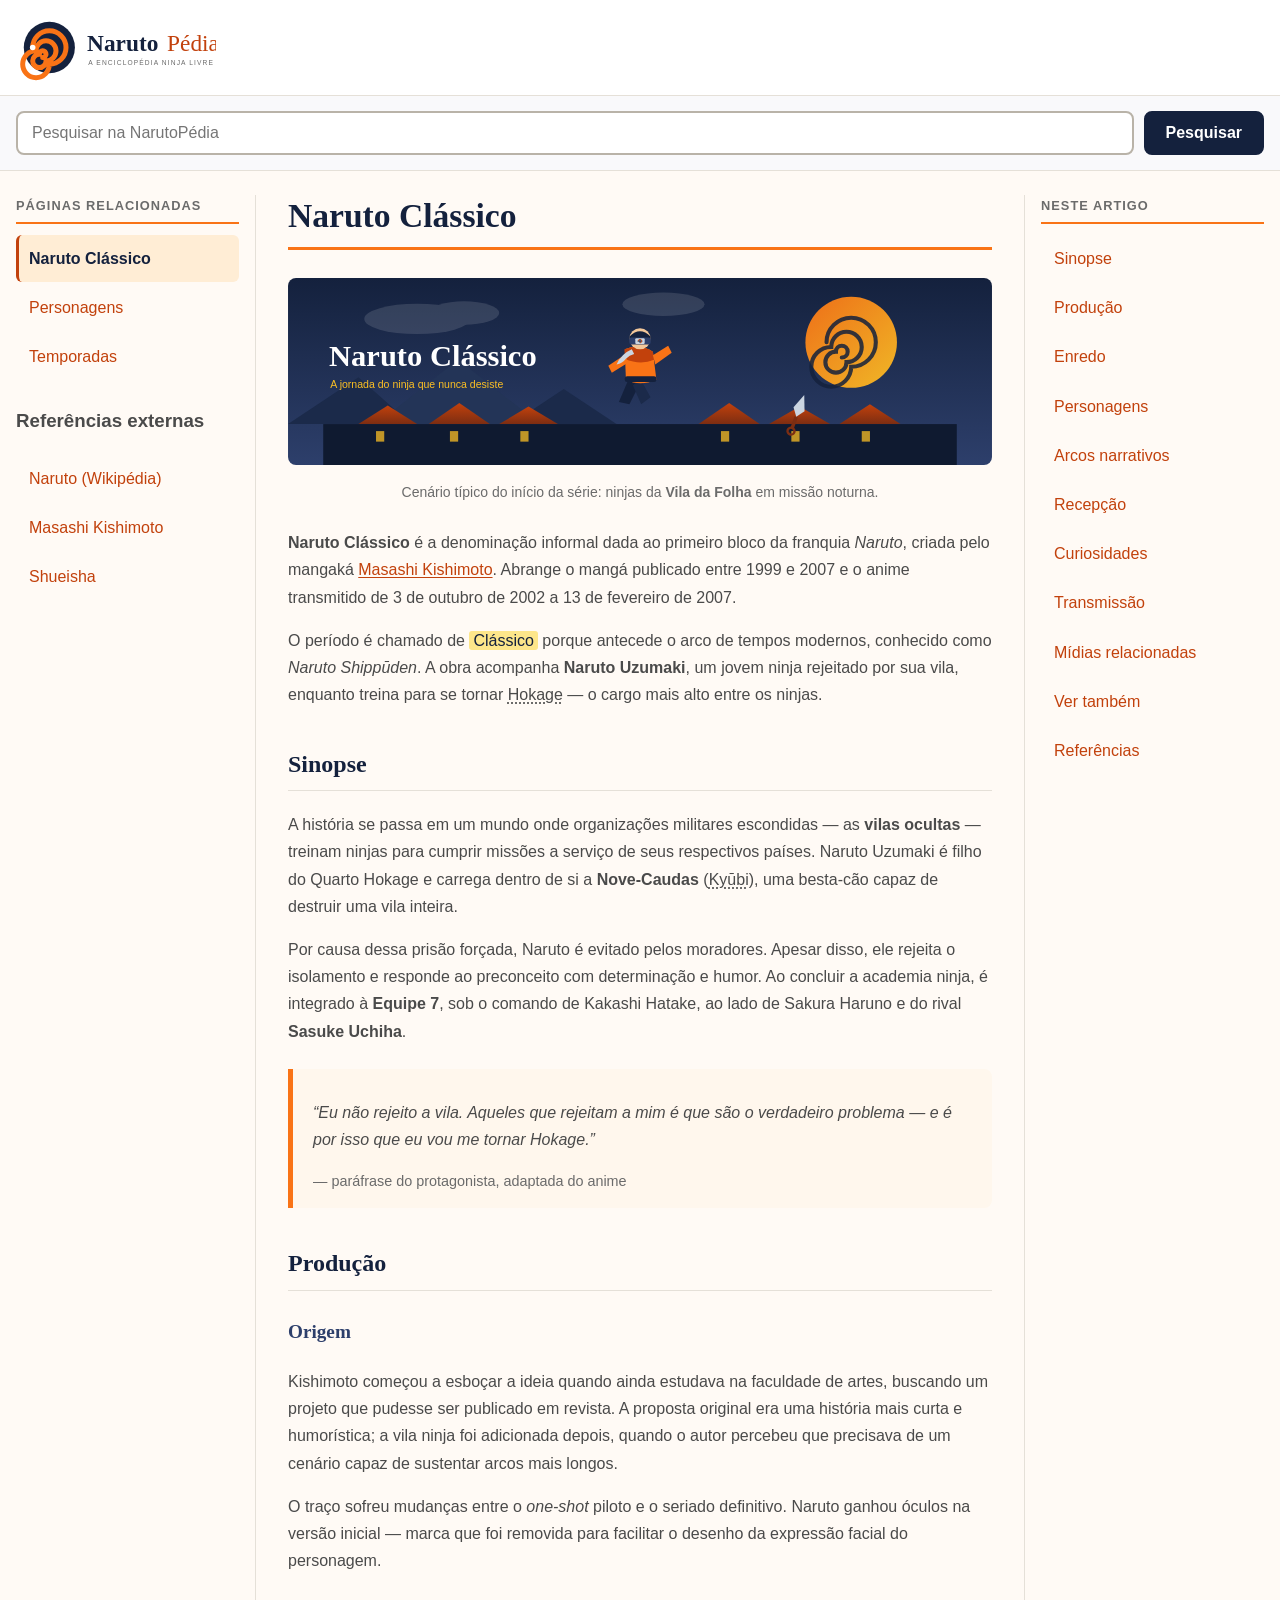
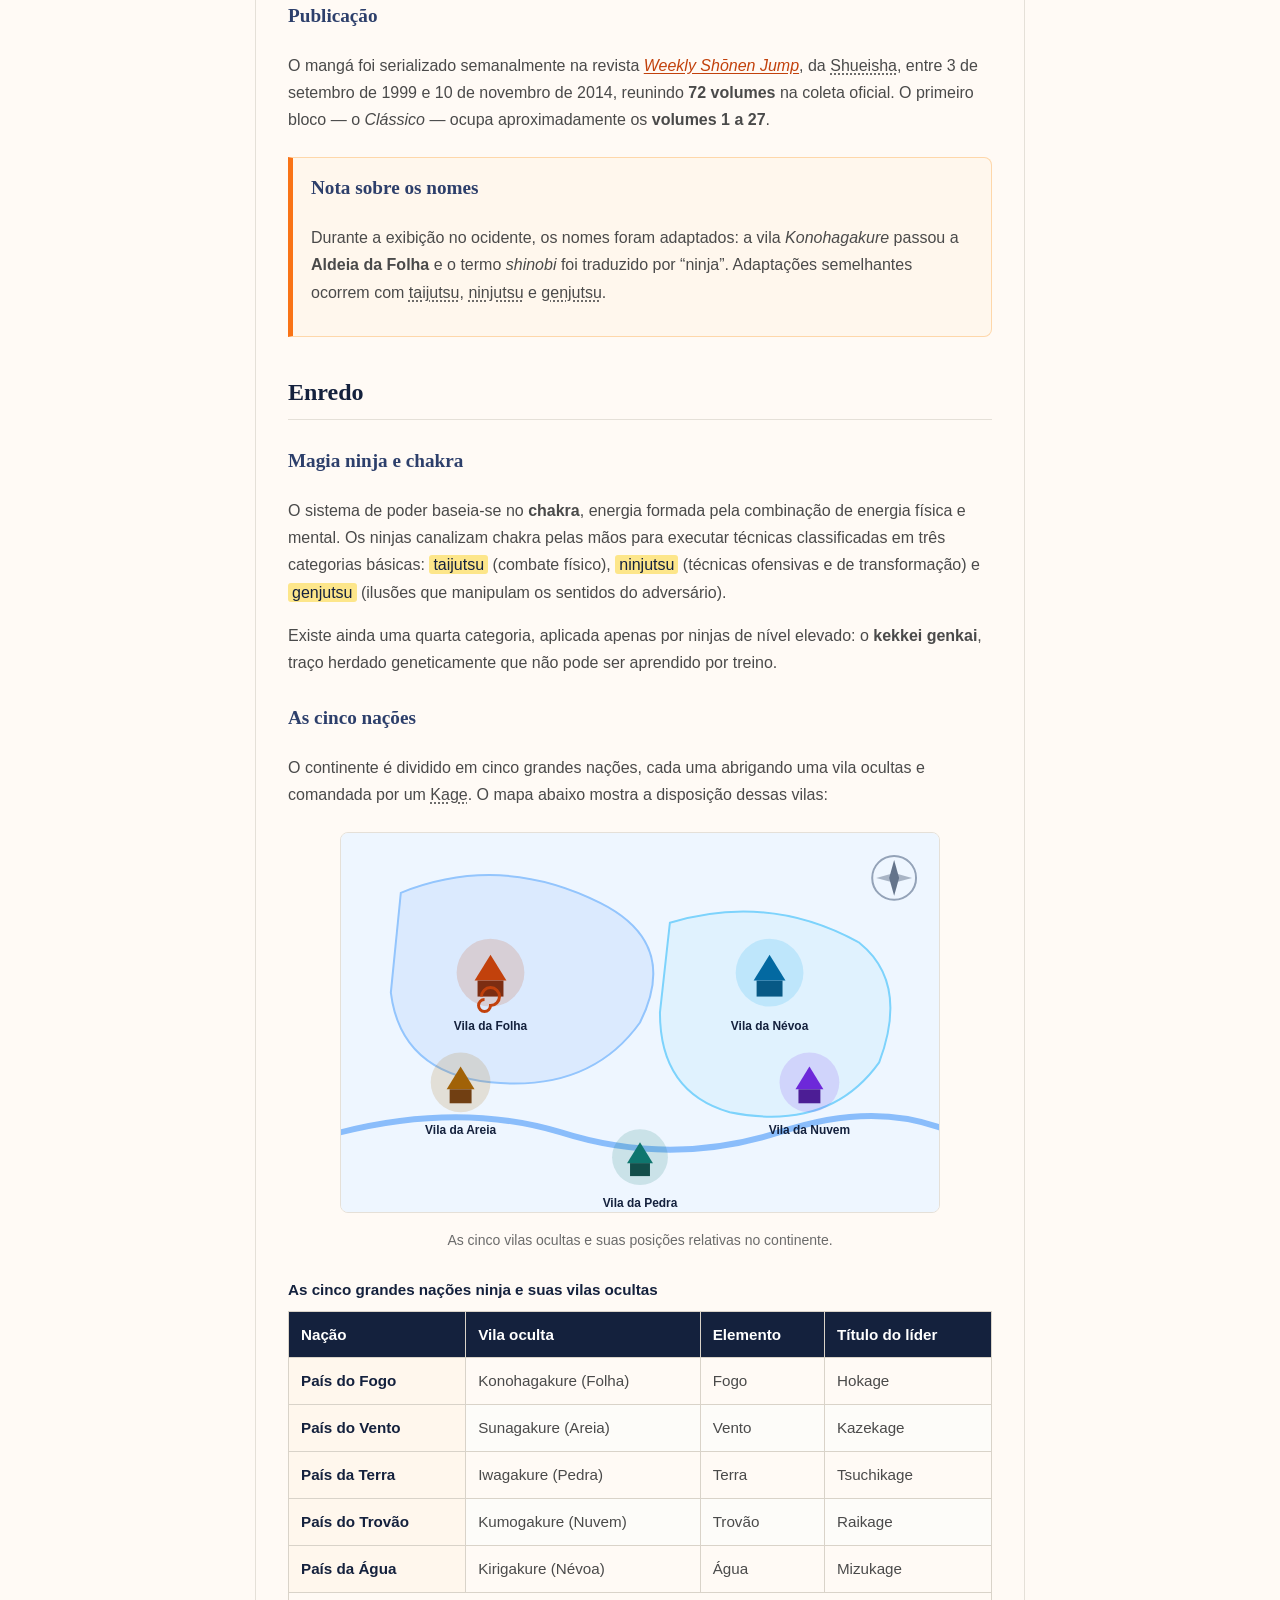
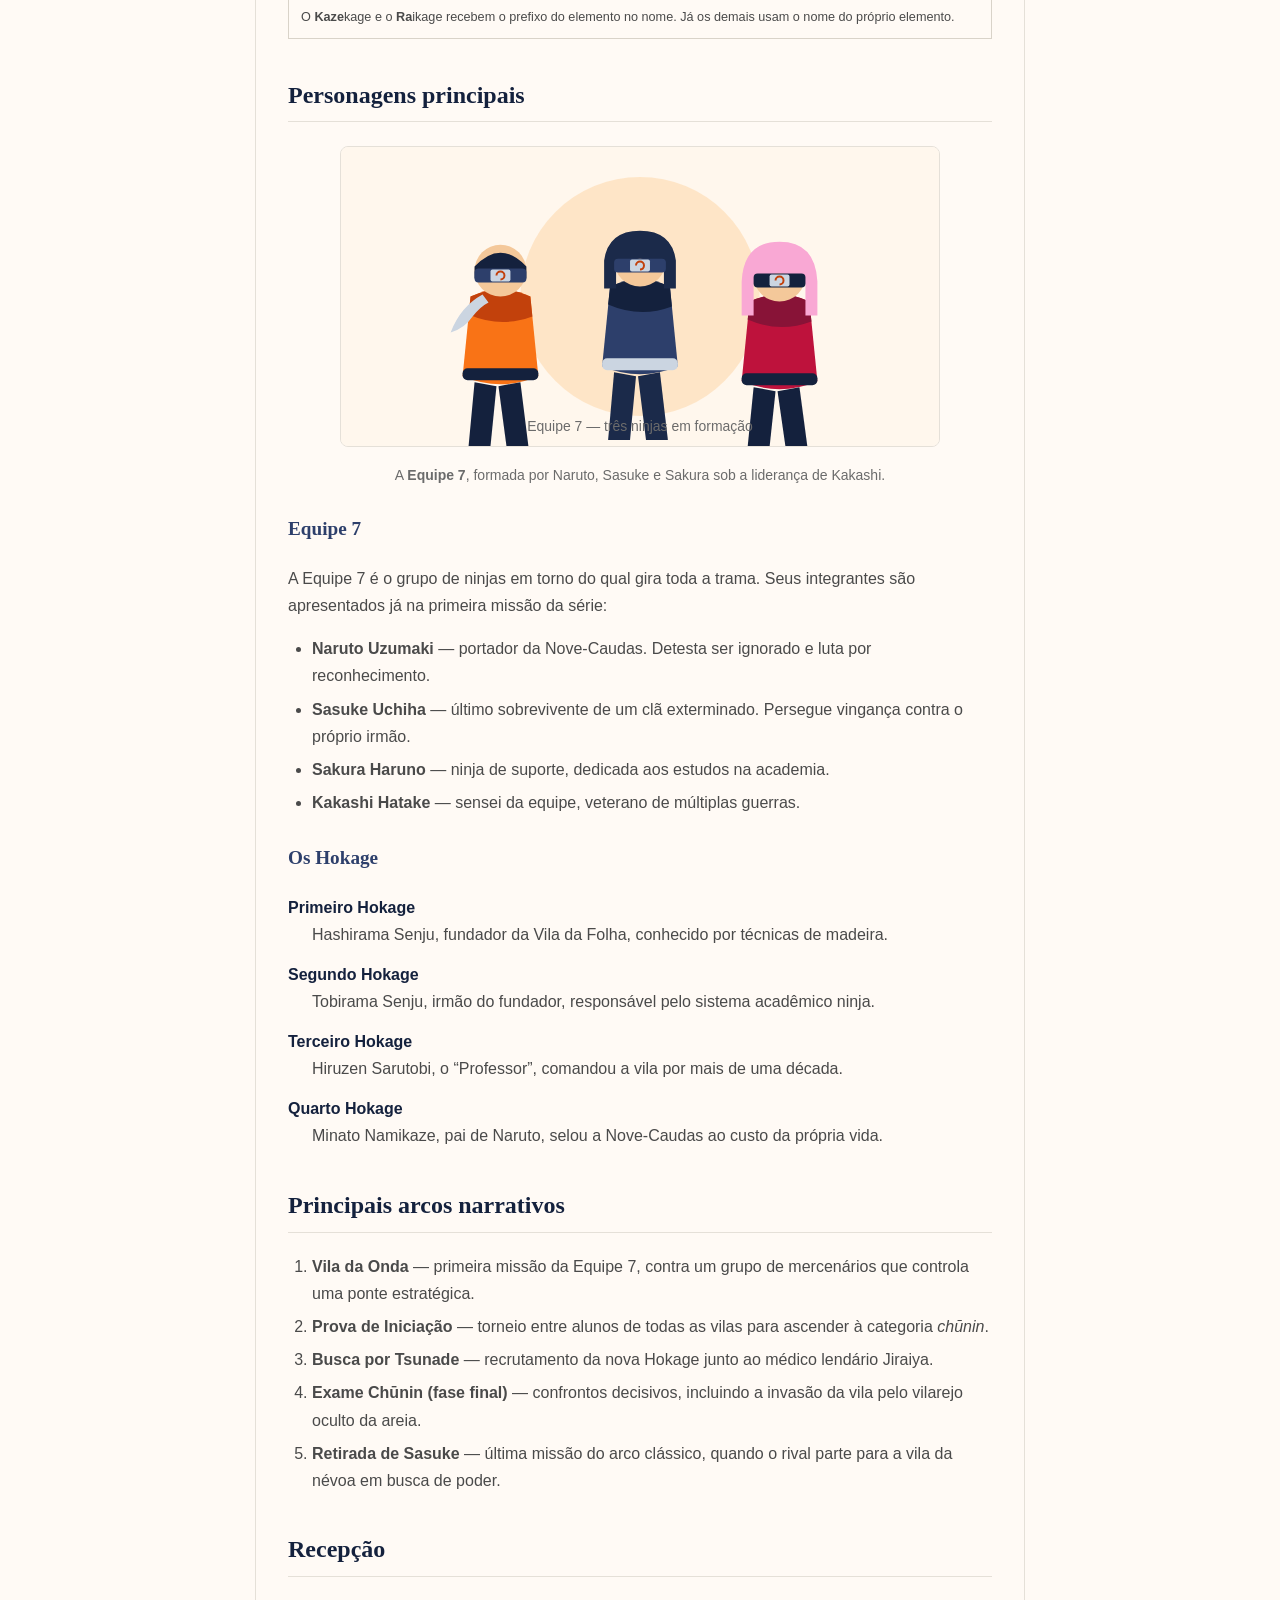
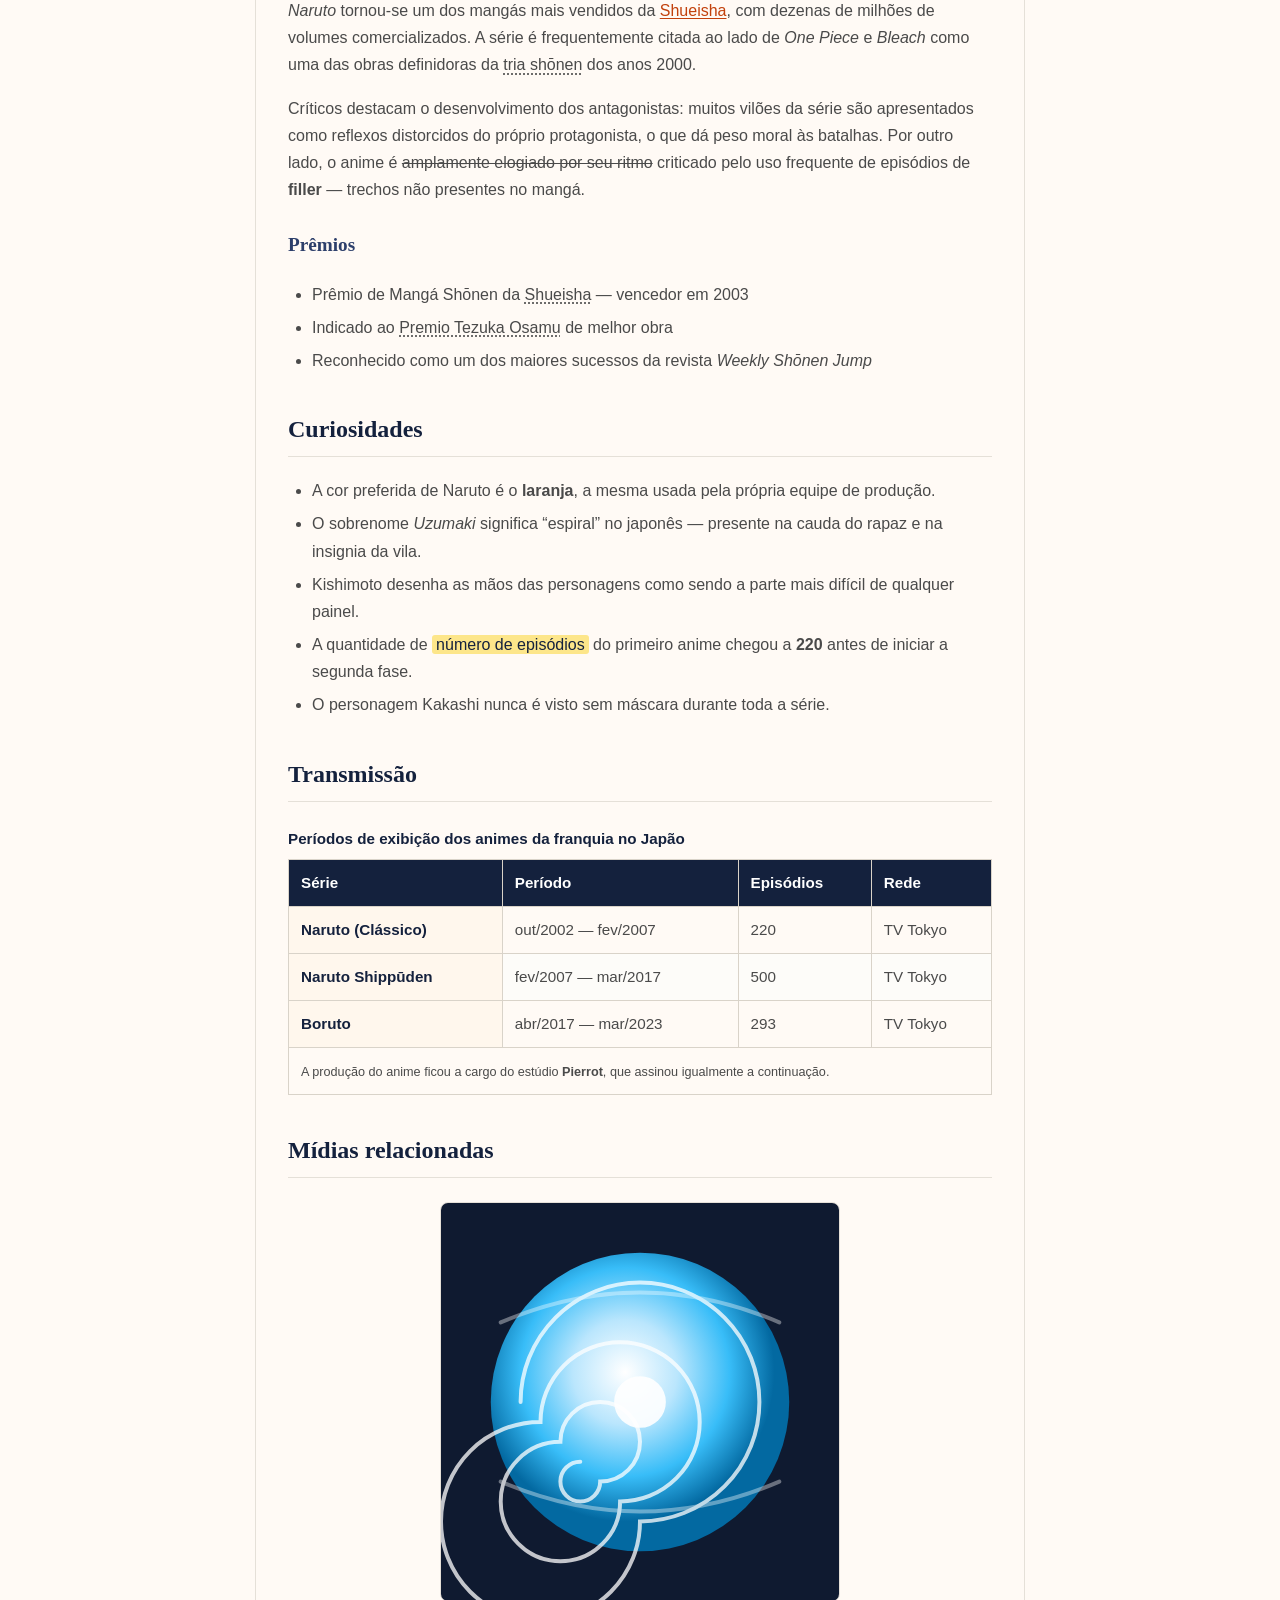
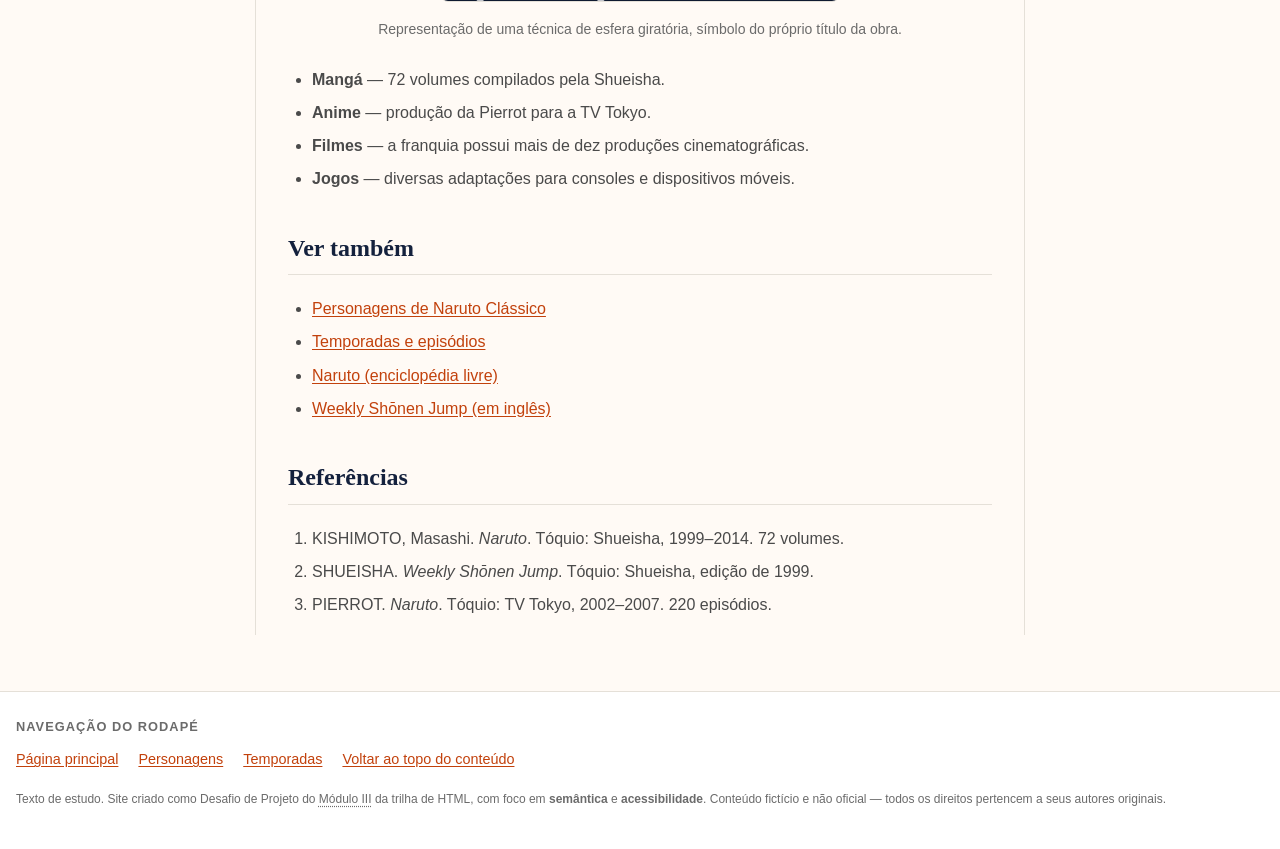
<file: index.html>
<!DOCTYPE html>
<html lang="pt-BR">
<head>
    <meta charset="UTF-8">
    <meta http-equiv="X-UA-Compatible" content="IE=edge">
    <meta name="viewport" content="width=device-width, initial-scale=1.0">
    <meta name="description" content="Naruto Clássico — enciclopédia livre sobre o mangá e o primeiro anime de Naruto, criado por Masashi Kishimoto. Semântica e acessibilidade.">
    <title>Naruto Clássico — NarutoPédia</title>
    <link rel="stylesheet" href="assets/css/style.css">
</head>
<body>

    <!-- Skip link: permite pular a navegação repetida. É o primeiro elemento focável. -->
    <a class="skip-link" href="#conteudo-principal">Pular para o conteúdo principal</a>

    <!-- ==================== CABEÇALHO ==================== -->
    <header class="cabecalho">
        <div class="cabecalho__interno">
            <a class="logo" href="index.html">
                <img src="assets/images/logo.svg" alt="NarutoPédia — logo com espiral laranja ao lado do nome">
            </a>
        </div>
    </header>

    <!-- ==================== BARRA DE PESQUISA ==================== -->
    <div class="barra">
        <form class="barra__interno" role="search" action="#" method="get">
            <label for="campo-busca" class="visualmente-oculto">Buscar neste site</label>
            <input type="search" id="campo-busca" name="q"
                   placeholder="Pesquisar na NarutoPédia" autocomplete="off">
            <button type="submit">Pesquisar</button>
        </form>
    </div>

    <!-- ==================== CONTEÚDO ==================== -->
    <div class="conteudo">

        <!-- Conteúdo principal vem primeiro na ordem do documento:
             leitores de tela e quem usa teclado chegam ao texto antes da navegação.
             A posição visual na grade é definida pelo CSS (grid-template-areas). -->
        <main class="principal" id="conteudo-principal" tabindex="-1">

            <article>
                <h1>Naruto Clássico</h1>

                <figure class="hero">
                    <img src="assets/images/hero-naruto.svg" width="1200" height="320"
                         alt="Ilustração de um ninja mascarado saltando sobre os telhados de uma vila ninja ao pôr do sol, com uma espiral laranja ao fundo.">
                    <figcaption>
                        Cenário típico do início da série: ninjas da <strong>Vila da Folha</strong>
                        em missão noturna.
                    </figcaption>
                </figure>

                <p>
                    <strong>Naruto Clássico</strong> é a denominação informal dada ao primeiro
                    bloco da franquia <i>Naruto</i>, criada pelo mangaká
                    <a href="https://pt.wikipedia.org/wiki/Masashi_Kishimoto" rel="external">Masashi Kishimoto</a>.
                    Abrange o mangá publicado entre <time datetime="1999">1999</time> e
                    <time datetime="2007">2007</time> e o anime transmitido de
                    <time datetime="2002-10-03">3 de outubro de 2002</time> a
                    <time datetime="2007-02-13">13 de fevereiro de 2007</time>.
                </p>

                <p>
                    O período é chamado de <mark>Clássico</mark> porque antecede o arco de
                    tempos modernos, conhecido como <i>Naruto Shippūden</i>. A obra acompanha
                    <strong>Naruto Uzumaki</strong>, um jovem ninja rejeitado por sua vila,
                    enquanto treina para se tornar <abbr title="Líder ou mestre ninjado da vila oculta">Hokage</abbr>
                    — o cargo mais alto entre os ninjas.
                </p>

                <!-- ---------------- SINOPSE ---------------- -->
                <section aria-labelledby="t-sinopse">
                    <h2 id="t-sinopse">Sinopse</h2>

                    <p>
                        A história se passa em um mundo onde organizações militares escondidas
                        — as <strong>vilas ocultas</strong> — treinam ninjas para cumprir missões
                        a serviço de seus respectivos países. Naruto Uzumaki é filho do Quarto
                        Hokage e carrega dentro de si a
                        <strong>Nove-Caudas</strong> (<abbr title="Kyuubi">Kyūbi</abbr>), uma
                        besta-cão capaz de destruir uma vila inteira.
                    </p>

                    <p>
                        Por causa dessa prisão forçada, Naruto é evitado pelos moradores.
                        Apesar disso, ele rejeita o isolamento e responde ao preconceito com
                        determinação e humor. Ao concluir a academia ninja, é integrado à
                        <strong>Equipe 7</strong>, sob o comando de Kakashi Hatake, ao lado de
                        Sakura Haruno e do rival <strong>Sasuke Uchiha</strong>.
                    </p>

                    <blockquote>
                        <p>
                            “Eu não rejeito a vila. Aqueles que rejeitam a mim é que são o
                            verdadeiro problema — e é por isso que eu vou me tornar Hokage.”
                        </p>
                        <footer>— paráfrase do protagonista, adaptada do anime</footer>
                    </blockquote>
                </section>

                <!-- ---------------- PRODUÇÃO ---------------- -->
                <section aria-labelledby="t-producao">
                    <h2 id="t-producao">Produção</h2>

                    <h3 id="t-origem">Origem</h3>

                    <p>
                        Kishimoto começou a esboçar a ideia quando ainda estudava na faculdade
                        de artes, buscando um projeto que pudesse ser publicado em revista. A
                        proposta original era uma história mais curta e humorística; a vila
                        ninja foi adicionada depois, quando o autor percebeu que precisava de
                        um cenário capaz de sustentar arcos mais longos.
                    </p>

                    <p>
                        O traço sofreu mudanças entre o <i>one-shot</i> piloto e o seriado
                        definitivo. Naruto ganhou óculos na versão inicial — marca que foi
                        removida para facilitar o desenho da expressão facial do personagem.
                    </p>

                    <h3 id="t-publicacao">Publicação</h3>

                    <p>
                        O mangá foi serializado semanalmente na revista
                        <a href="https://en.wikipedia.org/wiki/Weekly_Shonen_Jump" rel="external"><i>Weekly Shōnen Jump</i></a>,
                        da <abbr title="Shueisha, editora japonesa de revistas de mangá">Shueisha</abbr>,
                        entre 3 de setembro de 1999 e 10 de novembro de 2014, reunindo
                        <strong>72 volumes</strong> na coleta oficial. O primeiro bloco — o
                        <i>Clássico</i> — ocupa aproximadamente os <strong>volumes 1 a 27</strong>.
                    </p>

                    <div class="aviso" role="note" aria-label="Nota sobre a tradução">
                        <h3>Nota sobre os nomes</h3>
                        <p>
                            Durante a exibição no ocidente, os nomes foram adaptados: a vila
                            <i>Konohagakure</i> passou a <strong>Aldeia da Folha</strong> e o termo
                            <i>shinobi</i> foi traduzido por “ninja”. Adaptações semelhantes
                            ocorrem com <abbr title="Taijutsu: combate corpo a corpo">taijutsu</abbr>,
                            <abbr title="Ninjutsu: técnicas baseadas em chakra">ninjutsu</abbr> e
                            <abbr title="Genjutsu: técnicas de ilusão">genjutsu</abbr>.
                        </p>
                    </div>
                </section>

                <!-- ---------------- ENREDO ---------------- -->
                <section aria-labelledby="t-enredo">
                    <h2 id="t-enredo">Enredo</h2>

                    <h3 id="t-chakra">Magia ninja e chakra</h3>

                    <p>
                        O sistema de poder baseia-se no <strong>chakra</strong>, energia
                        formada pela combinação de energia física e mental. Os ninjas canalizam
                        chakra pelas mãos para executar técnicas classificadas em três categorias
                        básicas: <mark>taijutsu</mark> (combate físico),
                        <mark>ninjutsu</mark> (técnicas ofensivas e de transformação) e
                        <mark>genjutsu</mark> (ilusões que manipulam os sentidos do adversário).
                    </p>

                    <p>
                        Existe ainda uma quarta categoria, aplicada apenas por ninjas de nível
                        elevado: o <strong>kekkei genkai</strong>, traço herdado
                        geneticamente que não pode ser aprendido por treino.
                    </p>

                    <h3 id="t-vilas">As cinco nações</h3>

                    <p>
                        O continente é dividido em cinco grandes nações, cada uma abrigando uma
                        vila ocultas e comandada por um <abbr title="Líder ninjado da vila">Kage</abbr>.
                        O mapa abaixo mostra a disposição dessas vilas:
                    </p>

                    <figure>
                        <img src="assets/images/mapa-vilas.svg" width="600" height="380"
                             alt="Mapa esquemático do continente ninja com as cinco vilas marcadas: Vila da Folha, Vila da Névoa, Vila da Areia, Vila da Nuvem e Vila da Pedra.">
                        <figcaption>
                            As cinco vilas ocultas e suas posições relativas no continente.
                        </figcaption>
                    </figure>

                    <div class="tabela-envolucro">
                        <table>
                            <caption>As cinco grandes nações ninja e suas vilas ocultas</caption>
                            <thead>
                                <tr>
                                    <th scope="col">Nação</th>
                                    <th scope="col">Vila oculta</th>
                                    <th scope="col">Elemento</th>
                                    <th scope="col">Título do líder</th>
                                </tr>
                            </thead>
                            <tbody>
                                <tr>
                                    <th scope="row">País do Fogo</th>
                                    <td>Konohagakure (Folha)</td>
                                    <td>Fogo</td>
                                    <td>Hokage</td>
                                </tr>
                                <tr>
                                    <th scope="row">País do Vento</th>
                                    <td>Sunagakure (Areia)</td>
                                    <td>Vento</td>
                                    <td>Kazekage</td>
                                </tr>
                                <tr>
                                    <th scope="row">País da Terra</th>
                                    <td>Iwagakure (Pedra)</td>
                                    <td>Terra</td>
                                    <td>Tsuchikage</td>
                                </tr>
                                <tr>
                                    <th scope="row">País do Trovão</th>
                                    <td>Kumogakure (Nuvem)</td>
                                    <td>Trovão</td>
                                    <td>Raikage</td>
                                </tr>
                                <tr>
                                    <th scope="row">País da Água</th>
                                    <td>Kirigakure (Névoa)</td>
                                    <td>Água</td>
                                    <td>Mizukage</td>
                                </tr>
                            </tbody>
                            <tfoot>
                                <tr>
                                    <td colspan="4">
                                        <small>
                                            O <strong>Kaze</strong>kage e o <strong>Ra</strong>ikage
                                            recebem o prefixo do elemento no nome. Já os demais
                                            usam o nome do próprio elemento.
                                        </small>
                                    </td>
                                </tr>
                            </tfoot>
                        </table>
                    </div>
                </section>

                <!-- ---------------- PERSONAGENS ---------------- -->
                <section aria-labelledby="t-personagens">
                    <h2 id="t-personagens">Personagens principais</h2>

                    <figure>
                        <img src="assets/images/equipe7.svg" width="600" height="300"
                             alt="Ilustração de três ninjas lado a lado representando a Equipe 7: um de jaqueta laranja com cachecol, um com cabelo escuro e uma de cabelo rosado.">
                        <figcaption>
                            A <strong>Equipe 7</strong>, formada por Naruto, Sasuke e Sakura
                            sob a liderança de Kakashi.
                        </figcaption>
                    </figure>

                    <h3 id="t-equipe7">Equipe 7</h3>

                    <p>
                        A Equipe 7 é o grupo de ninjas em torno do qual gira toda a trama.
                        Seus integrantes são apresentados já na primeira missão da série:
                    </p>

                    <ul>
                        <li>
                            <strong>Naruto Uzumaki</strong> — portador da Nove-Caudas. Detesta
                            ser ignorado e luta por reconhecimento.
                        </li>
                        <li>
                            <strong>Sasuke Uchiha</strong> — último sobrevivente de um clã
                            exterminado. Persegue vingança contra o próprio irmão.
                        </li>
                        <li>
                            <strong>Sakura Haruno</strong> — ninja de suporte, dedicada aos
                            estudos na academia.
                        </li>
                        <li>
                            <strong>Kakashi Hatake</strong> — sensei da equipe, veterano de
                            múltiplas guerras.
                        </li>
                    </ul>

                    <h3 id="t-kage">Os Hokage</h3>

                    <dl>
                        <dt>Primeiro Hokage</dt>
                        <dd>Hashirama Senju, fundador da Vila da Folha, conhecido por técnicas de madeira.</dd>
                        <dt>Segundo Hokage</dt>
                        <dd>Tobirama Senju, irmão do fundador, responsável pelo sistema acadêmico ninja.</dd>
                        <dt>Terceiro Hokage</dt>
                        <dd>Hiruzen Sarutobi, o “Professor”, comandou a vila por mais de uma década.</dd>
                        <dt>Quarto Hokage</dt>
                        <dd>Minato Namikaze, pai de Naruto, selou a Nove-Caudas ao custo da própria vida.</dd>
                    </dl>
                </section>

                <!-- ---------------- ARCS ---------------- -->
                <section aria-labelledby="t-arcs">
                    <h2 id="t-arcs">Principais arcos narrativos</h2>

                    <ol>
                        <li>
                            <strong>Vila da Onda</strong> — primeira missão da Equipe 7, contra
                            um grupo de mercenários que controla uma ponte estratégica.
                        </li>
                        <li>
                            <strong>Prova de Iniciação</strong> — torneio entre alunos de todas
                            as vilas para ascender à categoria <i>chūnin</i>.
                        </li>
                        <li>
                            <strong>Busca por Tsunade</strong> — recrutamento da nova Hokage
                            junto ao médico lendário Jiraiya.
                        </li>
                        <li>
                            <strong>Exame Chūnin (fase final)</strong> — confrontos decisivos,
                            incluindo a invasão da vila pelo vilarejo oculto da areia.
                        </li>
                        <li>
                            <strong>Retirada de Sasuke</strong> — última missão do arco clássico,
                            quando o rival parte para a vila da névoa em busca de poder.
                        </li>
                    </ol>
                </section>

                <!-- ---------------- RECEPÇÃO ---------------- -->
                <section aria-labelledby="t-recepcao">
                    <h2 id="t-recepcao">Recepção</h2>

                    <p>
                        <em>Naruto</em> tornou-se um dos mangás mais vendidos da
                        <a href="https://pt.wikipedia.org/wiki/Shueisha" rel="external">Shueisha</a>,
                        com dezenas de milhões de volumes comercializados. A série é frequentemente
                        citada ao lado de <i>One Piece</i> e <i>Bleach</i> como uma das obras
                        definidoras da <abbr title="Trio de mangás shōnen publicados na Weekly Shōnen Jump na década de 2000">tria shōnen</abbr>
                        dos anos 2000.
                    </p>

                    <p>
                        Críticos destacam o desenvolvimento dos antagonistas: muitos vilões da
                        série são apresentados como reflexos distorcidos do próprio protagonista,
                        o que dá peso moral às batalhas. Por outro lado, o anime é
                        <del>amplamente elogiado por seu ritmo</del> criticado pelo uso frequente
                        de episódios de <strong>filler</strong> — trechos não presentes no mangá.
                    </p>

                    <h3 id="t-premios">Prêmios</h3>

                    <ul>
                        <li>Prêmio de Mangá Shōnen da <abbr title="Shueisha, editora japonesa">Shueisha</abbr> — vencedor em 2003</li>
                        <li>Indicado ao <abbr title="Premiação japonesa de mangá">Premio Tezuka Osamu</abbr> de melhor obra</li>
                        <li>Reconhecido como um dos maiores sucessos da revista <i>Weekly Shōnen Jump</i></li>
                    </ul>
                </section>

                <!-- ---------------- CURIOSIDADES ---------------- -->
                <section aria-labelledby="t-curiosidades">
                    <h2 id="t-curiosidades">Curiosidades</h2>

                    <ul>
                        <li>
                            A cor preferida de Naruto é o <strong>laranja</strong>, a mesma usada
                            pela própria equipe de produção.
                        </li>
                        <li>
                            O sobrenome <i>Uzumaki</i> significa “espiral” no japonês — presente
                            na cauda do rapaz e na insignia da vila.
                        </li>
                        <li>
                            Kishimoto desenha as mãos das personagens como sendo a parte mais
                            difícil de qualquer painel.
                        </li>
                        <li>
                            A quantidade de <mark>número de episódios</mark> do primeiro anime
                            chegou a <strong>220</strong> antes de iniciar a segunda fase.
                        </li>
                        <li>
                            O personagem Kakashi nunca é visto sem máscara durante toda a série.
                        </li>
                    </ul>
                </section>

                <!-- ---------------- TRANSMISSÃO ---------------- -->
                <section aria-labelledby="t-transmissao">
                    <h2 id="t-transmissao">Transmissão</h2>

                    <div class="tabela-envolucro">
                        <table>
                            <caption>Períodos de exibição dos animes da franquia no Japão</caption>
                            <thead>
                                <tr>
                                    <th scope="col">Série</th>
                                    <th scope="col">Período</th>
                                    <th scope="col">Episódios</th>
                                    <th scope="col">Rede</th>
                                </tr>
                            </thead>
                            <tbody>
                                <tr>
                                    <th scope="row">Naruto (Clássico)</th>
                                    <td>out/2002 — fev/2007</td>
                                    <td>220</td>
                                    <td>TV Tokyo</td>
                                </tr>
                                <tr>
                                    <th scope="row">Naruto Shippūden</th>
                                    <td>fev/2007 — mar/2017</td>
                                    <td>500</td>
                                    <td>TV Tokyo</td>
                                </tr>
                                <tr>
                                    <th scope="row">Boruto</th>
                                    <td>abr/2017 — mar/2023</td>
                                    <td>293</td>
                                    <td>TV Tokyo</td>
                                </tr>
                            </tbody>
                            <tfoot>
                                <tr>
                                    <td colspan="4">
                                        <small>
                                            A produção do anime ficou a cargo do estúdio
                                            <strong>Pierrot</strong>, que assinou igualmente
                                            a continuação.
                                        </small>
                                    </td>
                                </tr>
                            </tfoot>
                        </table>
                    </div>
                </section>

                <!-- ---------------- MÍDIAS RELACIONADAS ---------------- -->
                <section aria-labelledby="t-midias">
                    <h2 id="t-midias">Mídias relacionadas</h2>

                    <figure>
                        <img src="assets/images/rasengan.svg" width="400" height="400"
                             alt="Ilustração de uma esfera de energia azul com espirais concêntricas girando em seu interior.">
                        <figcaption>
                            Representação de uma técnica de esfera giratória, símbolo do próprio
                            título da obra.
                        </figcaption>
                    </figure>

                    <ul>
                        <li>
                            <strong>Mangá</strong> — 72 volumes compilados pela Shueisha.
                        </li>
                        <li>
                            <strong>Anime</strong> — produção da Pierrot para a TV Tokyo.
                        </li>
                        <li>
                            <strong>Filmes</strong> — a franquia possui mais de dez produções
                            cinematográficas.
                        </li>
                        <li>
                            <strong>Jogos</strong> — diversas adaptações para consoles e
                            dispositivos móveis.
                        </li>
                    </ul>
                </section>

                <!-- ---------------- VER TAMBÉM ---------------- -->
                <section aria-labelledby="t-vertambem">
                    <h2 id="t-vertambem">Ver também</h2>
                    <ul>
                        <li><a href="personagens.html">Personagens de Naruto Clássico</a></li>
                        <li><a href="temporadas.html">Temporadas e episódios</a></li>
                        <li><a href="https://pt.wikipedia.org/wiki/Naruto" rel="external">Naruto (enciclopédia livre)</a></li>
                        <li><a href="https://en.wikipedia.org/wiki/Weekly_Shonen_Jump" rel="external">Weekly Shōnen Jump (em inglês)</a></li>
                    </ul>
                </section>

                <!-- ---------------- REFERÊNCIAS ---------------- -->
                <section aria-labelledby="t-referencias">
                    <h2 id="t-referencias">Referências</h2>

                    <ol class="referencias">
                        <li>
                            KISHIMOTO, Masashi. <i>Naruto</i>. Tóquio: Shueisha, 1999–2014.
                            72 volumes.
                        </li>
                        <li>
                            SHUEISHA. <i>Weekly Shōnen Jump</i>. Tóquio: Shueisha, edição de
                            1999.
                        </li>
                        <li>
                            PIERROT. <i>Naruto</i>. Tóquio: TV Tokyo, 2002–2007. 220 episódios.
                        </li>
                    </ol>
                </section>

            </article>
        </main>

        <!-- ==================== LATERAL (navegação) ==================== -->
        <aside class="lateral" aria-labelledby="t-lateral">
            <h2 id="t-lateral">Páginas relacionadas</h2>

            <nav aria-label="Navegação do site">
                <ul>
                    <li><a href="index.html" aria-current="page">Naruto Clássico</a></li>
                    <li><a href="personagens.html">Personagens</a></li>
                    <li><a href="temporadas.html">Temporadas</a></li>
                </ul>
            </nav>

            <nav aria-label="Links externos de referência" style="margin-top: 1.5rem;">
                <h3>Referências externas</h3>
                <ul>
                    <li><a href="https://pt.wikipedia.org/wiki/Naruto" rel="external">Naruto (Wikipédia)</a></li>
                    <li><a href="https://pt.wikipedia.org/wiki/Masashi_Kishimoto" rel="external">Masashi Kishimoto</a></li>
                    <li><a href="https://pt.wikipedia.org/wiki/Shueisha" rel="external">Shueisha</a></li>
                </ul>
            </nav>
        </aside>

        <!-- ==================== ÂNCORAS ==================== -->
        <aside class="ancoras" aria-labelledby="t-ancoras">
            <h2 id="t-ancoras">Neste artigo</h2>

            <nav aria-label="Índice do artigo">
                <ul>
                    <li><a href="#t-sinopse">Sinopse</a></li>
                    <li><a href="#t-producao">Produção</a></li>
                    <li><a href="#t-enredo">Enredo</a></li>
                    <li><a href="#t-personagens">Personagens</a></li>
                    <li><a href="#t-arcs">Arcos narrativos</a></li>
                    <li><a href="#t-recepcao">Recepção</a></li>
                    <li><a href="#t-curiosidades">Curiosidades</a></li>
                    <li><a href="#t-transmissao">Transmissão</a></li>
                    <li><a href="#t-midias">Mídias relacionadas</a></li>
                    <li><a href="#t-vertambem">Ver também</a></li>
                    <li><a href="#t-referencias">Referências</a></li>
                </ul>
            </nav>
        </aside>

    </div>

    <!-- ==================== RODAPÉ ==================== -->
    <footer class="rodape">
        <div class="rodape__interno">
            <h2>Navegação do rodapé</h2>
            <ul>
                <li><a href="index.html">Página principal</a></li>
                <li><a href="personagens.html">Personagens</a></li>
                <li><a href="temporadas.html">Temporadas</a></li>
                <li><a href="#conteudo-principal">Voltar ao topo do conteúdo</a></li>
            </ul>

            <p>
                <small>
                    Texto de estudo. Site criado como Desafio de Projeto do
                    <abbr title="Digital Innovation One">Módulo III</abbr> da trilha de HTML,
                    com foco em <strong>semântica</strong> e <strong>acessibilidade</strong>.
                    Conteúdo fictício e não oficial — todos os direitos pertencem a seus
                    autores originais.
                </small>
            </p>
        </div>
    </footer>

</body>
</html>
</file>
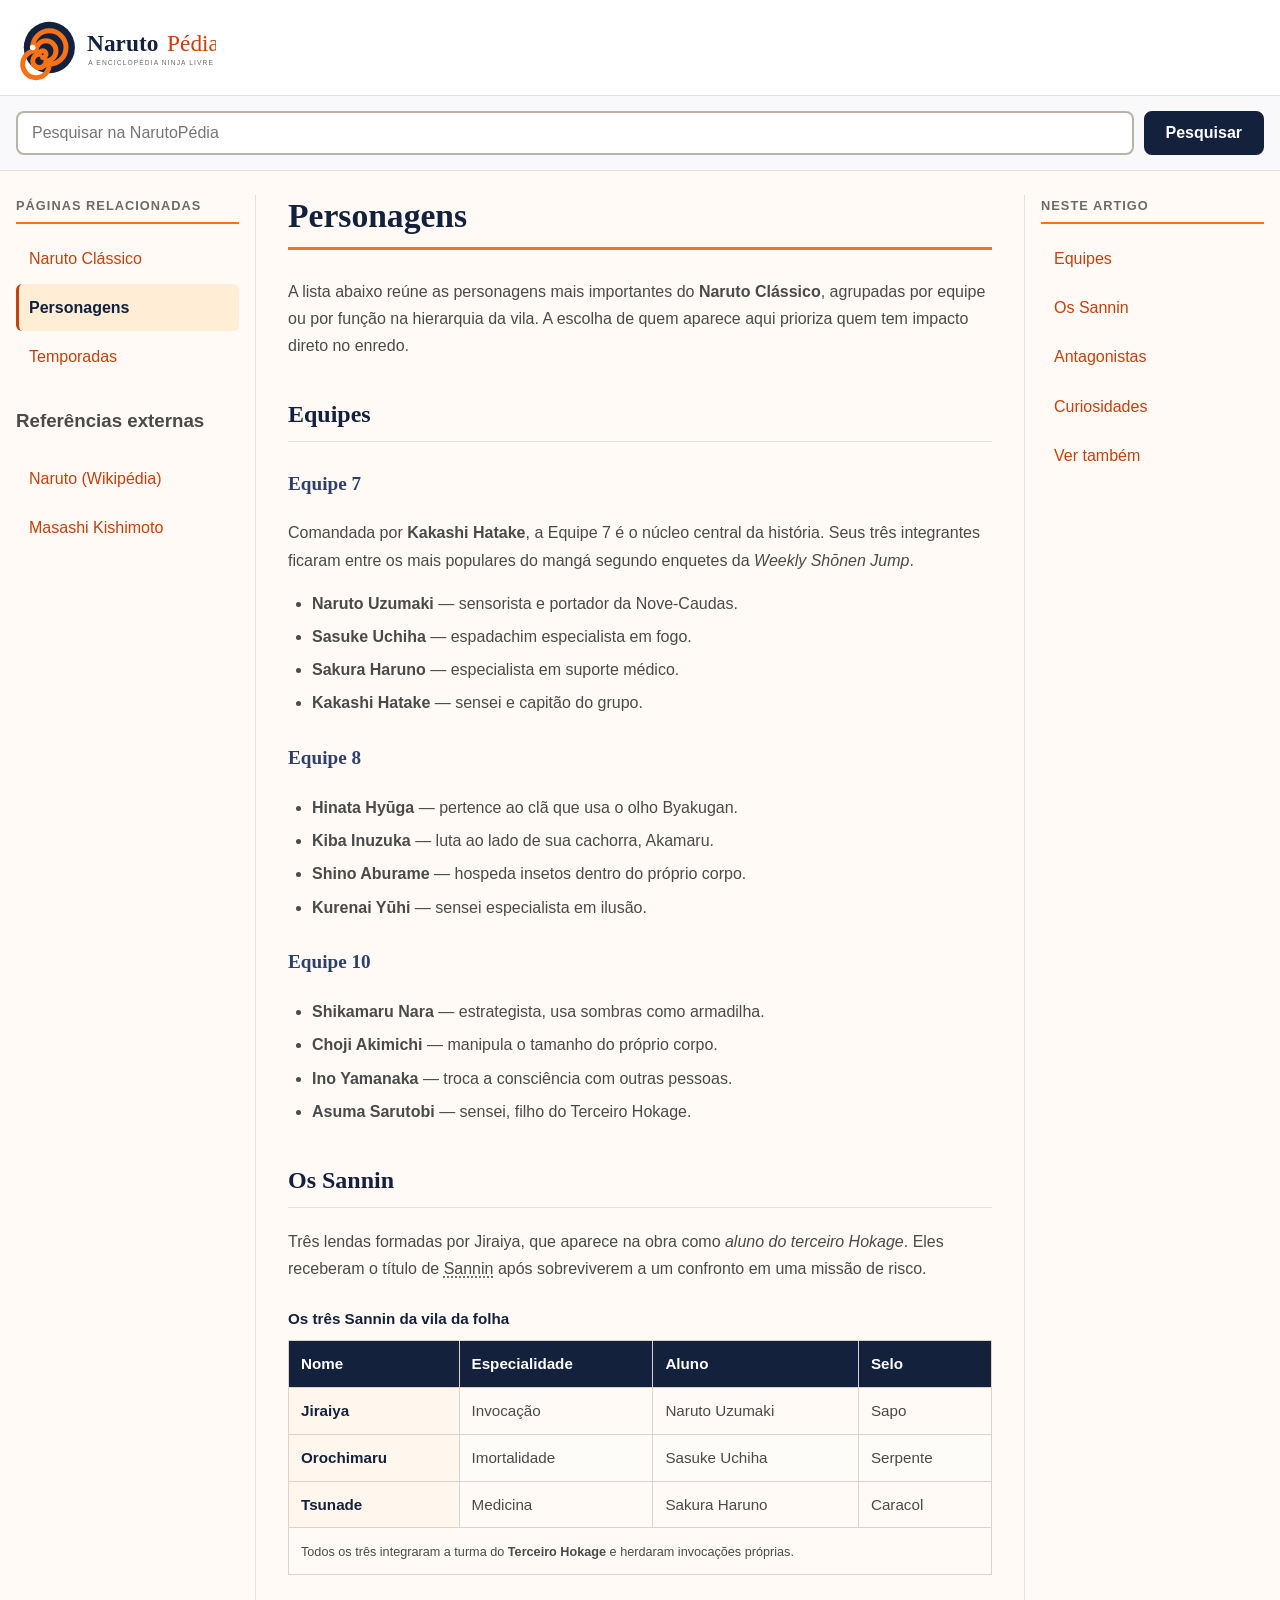
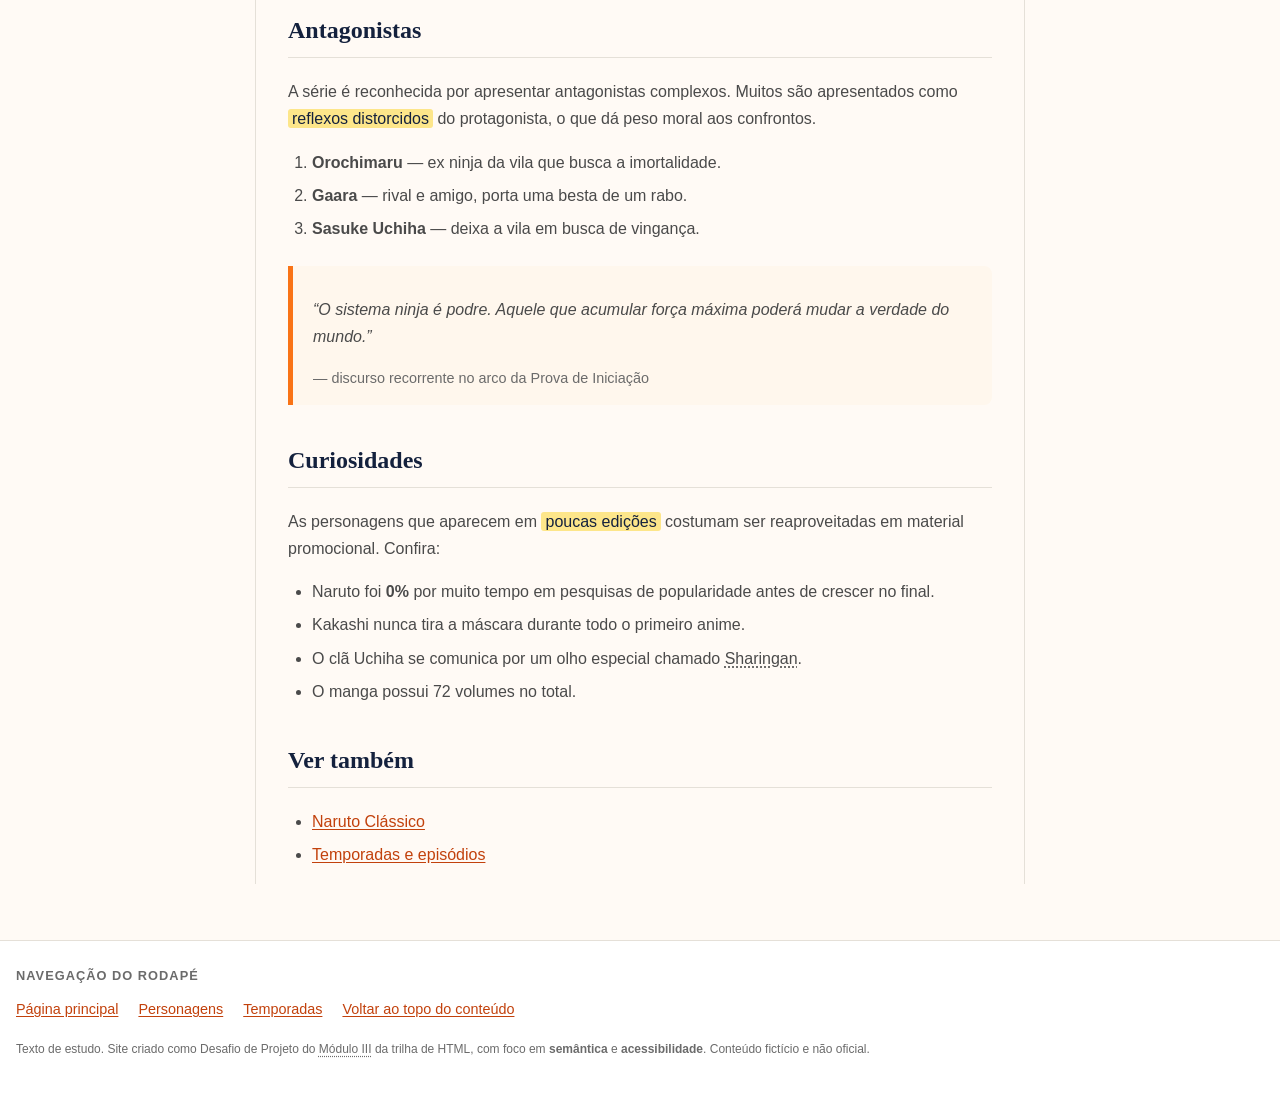
<file: personagens.html>
<!DOCTYPE html>
<html lang="pt-BR">
<head>
    <meta charset="UTF-8">
    <meta http-equiv="X-UA-Compatible" content="IE=edge">
    <meta name="viewport" content="width=device-width, initial-scale=1.0">
    <meta name="description" content="Lista de personagens do anime Naruto Clássico, organizada por equipe e função.">
    <title>Personagens — NarutoPédia</title>
    <link rel="stylesheet" href="assets/css/style.css">
</head>
<body>

    <a class="skip-link" href="#conteudo-principal">Pular para o conteúdo principal</a>

    <header class="cabecalho">
        <div class="cabecalho__interno">
            <a class="logo" href="index.html">
                <img src="assets/images/logo.svg" alt="NarutoPédia — logo com espiral laranja ao lado do nome">
            </a>
        </div>
    </header>

    <div class="barra">
        <form class="barra__interno" role="search" action="#" method="get">
            <label for="campo-busca" class="visualmente-oculto">Buscar neste site</label>
            <input type="search" id="campo-busca" name="q"
                   placeholder="Pesquisar na NarutoPédia" autocomplete="off">
            <button type="submit">Pesquisar</button>
        </form>
    </div>

    <div class="conteudo">

        <main class="principal" id="conteudo-principal" tabindex="-1">

            <article>
                <h1>Personagens</h1>

                <p>
                    A lista abaixo reúne as personagens mais importantes do
                    <strong>Naruto Clássico</strong>, agrupadas por equipe ou por função na
                    hierarquia da vila. A escolha de quem aparece aqui prioriza quem tem
                    impacto direto no enredo.
                </p>

                <!-- ---------------- EQUIPES ---------------- -->
                <section aria-labelledby="t-equipes">
                    <h2 id="t-equipes">Equipes</h2>

                    <h3 id="t-eq7">Equipe 7</h3>

                    <p>
                        Comandada por <strong>Kakashi Hatake</strong>, a Equipe 7 é o núcleo
                        central da história. Seus três integrantes ficaram entre os mais
                        populares do mangá segundo enquetes da <i>Weekly Shōnen Jump</i>.
                    </p>

                    <ul>
                        <li><strong>Naruto Uzumaki</strong> — sensorista e portador da Nove-Caudas.</li>
                        <li><strong>Sasuke Uchiha</strong> — espadachim especialista em fogo.</li>
                        <li><strong>Sakura Haruno</strong> — especialista em suporte médico.</li>
                        <li><strong>Kakashi Hatake</strong> — sensei e capitão do grupo.</li>
                    </ul>

                    <h3 id="t-eq8">Equipe 8</h3>

                    <ul>
                        <li><strong>Hinata Hyūga</strong> — pertence ao clã que usa o olho Byakugan.</li>
                        <li><strong>Kiba Inuzuka</strong> — luta ao lado de sua cachorra, Akamaru.</li>
                        <li><strong>Shino Aburame</strong> — hospeda insetos dentro do próprio corpo.</li>
                        <li><strong>Kurenai Yūhi</strong> — sensei especialista em ilusão.</li>
                    </ul>

                    <h3 id="t-eq10">Equipe 10</h3>

                    <ul>
                        <li><strong>Shikamaru Nara</strong> — estrategista, usa sombras como armadilha.</li>
                        <li><strong>Choji Akimichi</strong> — manipula o tamanho do próprio corpo.</li>
                        <li><strong>Ino Yamanaka</strong> — troca a consciência com outras pessoas.</li>
                        <li><strong>Asuma Sarutobi</strong> — sensei, filho do Terceiro Hokage.</li>
                    </ul>
                </section>

                <!-- ---------------- SANNIN ---------------- -->
                <section aria-labelledby="t-sannin">
                    <h2 id="t-sannin">Os Sannin</h2>

                    <p>
                        Três lendas formadas por Jiraiya, que aparece na obra como
                        <i>aluno do terceiro Hokage</i>. Eles receberam o título de
                        <abbr title="Três ninjas lendários herdeiros do mesmo mestre">Sannin</abbr>
                        após sobreviverem a um confronto em uma missão de risco.
                    </p>

                    <div class="tabela-envolucro">
                        <table>
                            <caption>Os três Sannin da vila da folha</caption>
                            <thead>
                                <tr>
                                    <th scope="col">Nome</th>
                                    <th scope="col">Especialidade</th>
                                    <th scope="col">Aluno</th>
                                    <th scope="col">Selo</th>
                                </tr>
                            </thead>
                            <tbody>
                                <tr>
                                    <th scope="row">Jiraiya</th>
                                    <td>Invocação</td>
                                    <td>Naruto Uzumaki</td>
                                    <td>Sapo</td>
                                </tr>
                                <tr>
                                    <th scope="row">Orochimaru</th>
                                    <td>Imortalidade</td>
                                    <td>Sasuke Uchiha</td>
                                    <td>Serpente</td>
                                </tr>
                                <tr>
                                    <th scope="row">Tsunade</th>
                                    <td>Medicina</td>
                                    <td>Sakura Haruno</td>
                                    <td>Caracol</td>
                                </tr>
                            </tbody>
                            <tfoot>
                                <tr>
                                    <td colspan="4">
                                        <small>
                                            Todos os três integraram a turma do
                                            <strong>Terceiro Hokage</strong> e herdaram
                                            invocações próprias.
                                        </small>
                                    </td>
                                </tr>
                            </tfoot>
                        </table>
                    </div>
                </section>

                <!-- ---------------- ANTAGONISTAS ---------------- -->
                <section aria-labelledby="t-antagonistas">
                    <h2 id="t-antagonistas">Antagonistas</h2>

                    <p>
                        A série é reconhecida por apresentar antagonistas complexos. Muitos
                        são apresentados como <mark>reflexos distorcidos</mark> do protagonista,
                        o que dá peso moral aos confrontos.
                    </p>

                    <ol>
                        <li><strong>Orochimaru</strong> — ex ninja da vila que busca a imortalidade.</li>
                        <li><strong>Gaara</strong> — rival e amigo, porta uma besta de um rabo.</li>
                        <li><strong>Sasuke Uchiha</strong> — deixa a vila em busca de vingança.</li>
                    </ol>

                    <blockquote>
                        <p>
                            “O sistema ninja é podre. Aquele que acumular força máxima
                            poderá mudar a verdade do mundo.”
                        </p>
                        <footer>— discurso recorrente no arco da Prova de Iniciação</footer>
                    </blockquote>
                </section>

                <!-- ---------------- TRIVIA ---------------- -->
                <section aria-labelledby="t-trivia">
                    <h2 id="t-trivia">Curiosidades</h2>

                    <p>
                        As personagens que aparecem em <mark>poucas edições</mark> costumam
                        ser reaproveitadas em material promocional. Confira:
                    </p>

                    <ul>
                        <li>Naruto foi <strong>0%</strong> por muito tempo em pesquisas de popularidade antes de crescer no final.</li>
                        <li>Kakashi nunca tira a máscara durante todo o primeiro anime.</li>
                        <li>O clã Uchiha se comunica por um olho especial chamado <abbr title="Sharingan: olho vermelho que copia técnicas">Sharingan</abbr>.</li>
                        <li>O manga possui 72 volumes no total.</li>
                    </ul>
                </section>

                <!-- ---------------- VER TAMBÉM ---------------- -->
                <section aria-labelledby="t-vertambem">
                    <h2 id="t-vertambem">Ver também</h2>
                    <ul>
                        <li><a href="index.html">Naruto Clássico</a></li>
                        <li><a href="temporadas.html">Temporadas e episódios</a></li>
                    </ul>
                </section>

            </article>
        </main>

        <aside class="lateral" aria-labelledby="t-lateral">
            <h2 id="t-lateral">Páginas relacionadas</h2>

            <nav aria-label="Navegação do site">
                <ul>
                    <li><a href="index.html">Naruto Clássico</a></li>
                    <li><a href="personagens.html" aria-current="page">Personagens</a></li>
                    <li><a href="temporadas.html">Temporadas</a></li>
                </ul>
            </nav>

            <nav aria-label="Links externos de referência" style="margin-top: 1.5rem;">
                <h3>Referências externas</h3>
                <ul>
                    <li><a href="https://pt.wikipedia.org/wiki/Naruto" rel="external">Naruto (Wikipédia)</a></li>
                    <li><a href="https://pt.wikipedia.org/wiki/Masashi_Kishimoto" rel="external">Masashi Kishimoto</a></li>
                </ul>
            </nav>
        </aside>

        <aside class="ancoras" aria-labelledby="t-ancoras">
            <h2 id="t-ancoras">Neste artigo</h2>

            <nav aria-label="Índice do artigo">
                <ul>
                    <li><a href="#t-equipes">Equipes</a></li>
                    <li><a href="#t-sannin">Os Sannin</a></li>
                    <li><a href="#t-antagonistas">Antagonistas</a></li>
                    <li><a href="#t-trivia">Curiosidades</a></li>
                    <li><a href="#t-vertambem">Ver também</a></li>
                </ul>
            </nav>
        </aside>

    </div>

    <footer class="rodape">
        <div class="rodape__interno">
            <h2>Navegação do rodapé</h2>
            <ul>
                <li><a href="index.html">Página principal</a></li>
                <li><a href="personagens.html">Personagens</a></li>
                <li><a href="temporadas.html">Temporadas</a></li>
                <li><a href="#conteudo-principal">Voltar ao topo do conteúdo</a></li>
            </ul>

            <p>
                <small>
                    Texto de estudo. Site criado como Desafio de Projeto do
                    <abbr title="Digital Innovation One">Módulo III</abbr> da trilha de HTML,
                    com foco em <strong>semântica</strong> e <strong>acessibilidade</strong>.
                    Conteúdo fictício e não oficial.
                </small>
            </p>
        </div>
    </footer>

</body>
</html>
</file>
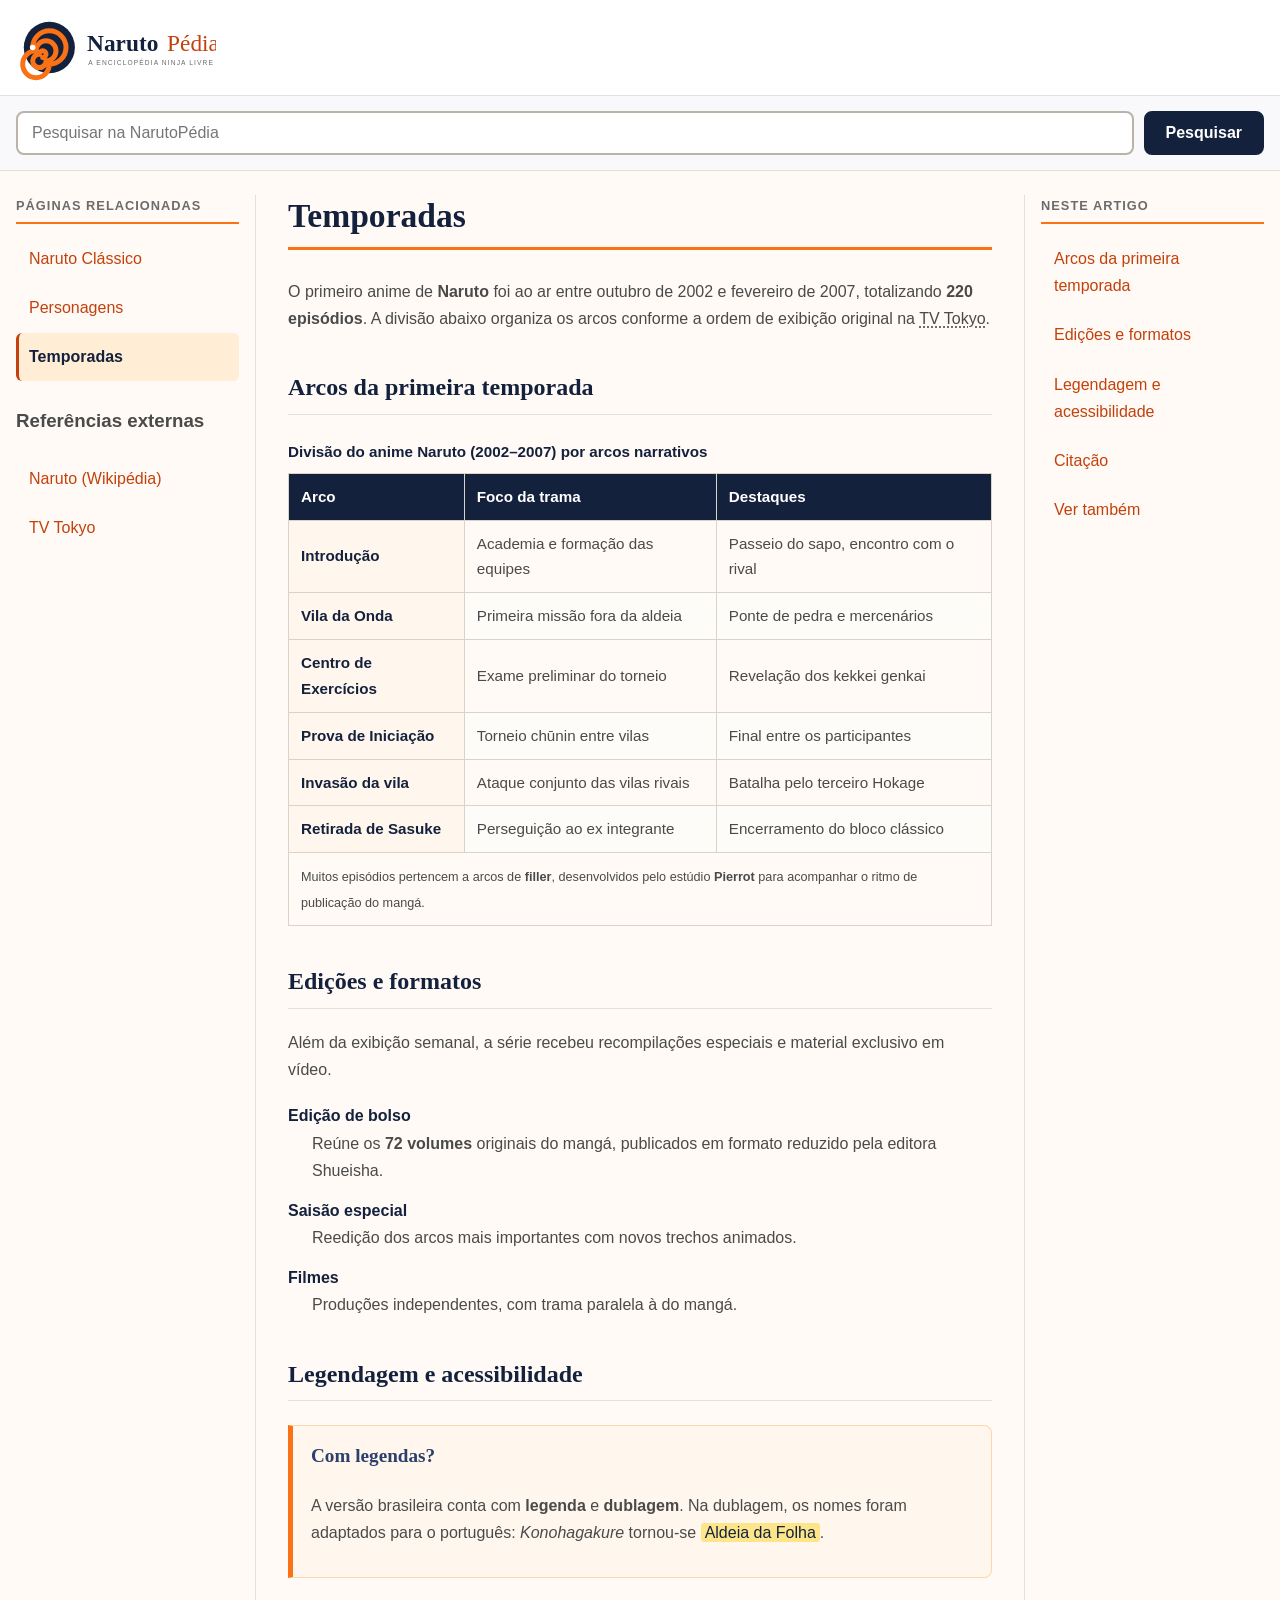
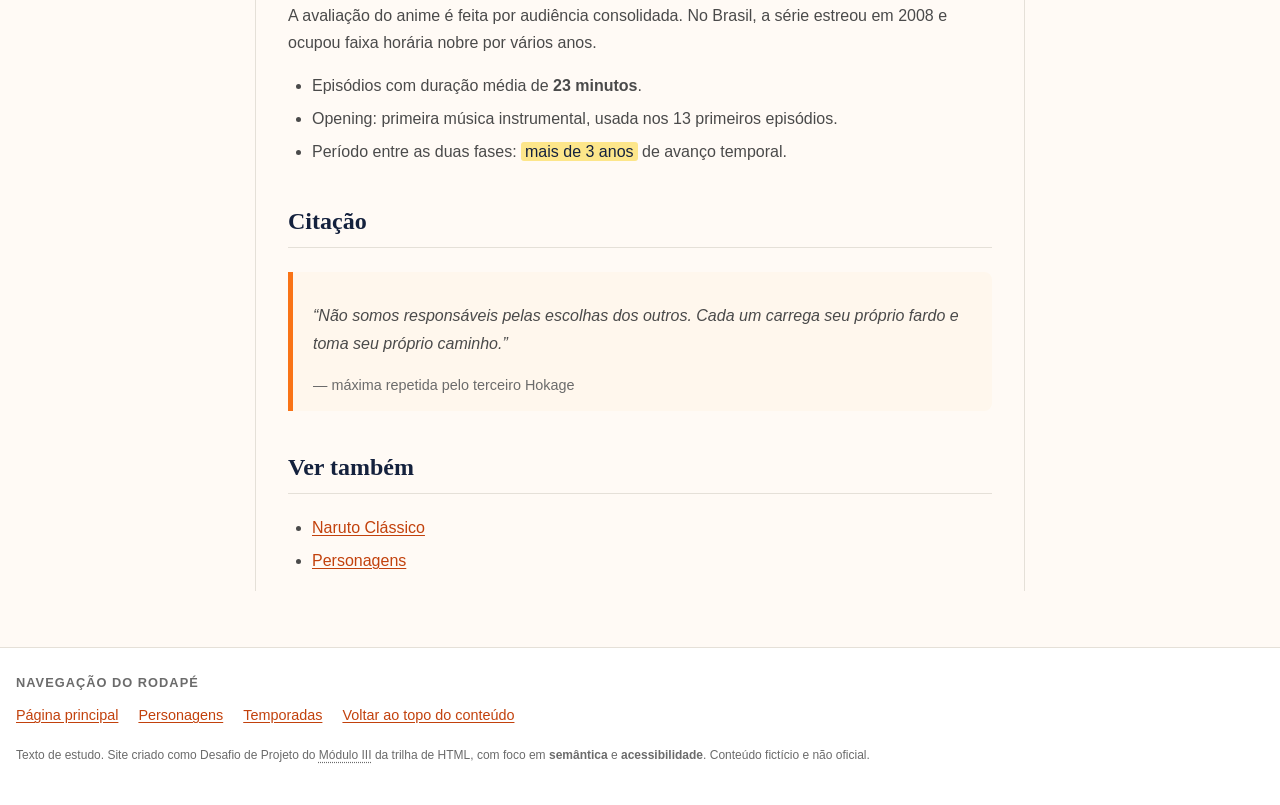
<file: temporadas.html>
<!DOCTYPE html>
<html lang="pt-BR">
<head>
    <meta charset="UTF-8">
    <meta http-equiv="X-UA-Compatible" content="IE=edge">
    <meta name="viewport" content="width=device-width, initial-scale=1.0">
    <meta name="description" content="Temporadas e episódios do anime Naruto Clássico, com período de exibição e número de episódios.">
    <title>Temporadas — NarutoPédia</title>
    <link rel="stylesheet" href="assets/css/style.css">
</head>
<body>

    <a class="skip-link" href="#conteudo-principal">Pular para o conteúdo principal</a>

    <header class="cabecalho">
        <div class="cabecalho__interno">
            <a class="logo" href="index.html">
                <img src="assets/images/logo.svg" alt="NarutoPédia — logo com espiral laranja ao lado do nome">
            </a>
        </div>
    </header>

    <div class="barra">
        <form class="barra__interno" role="search" action="#" method="get">
            <label for="campo-busca" class="visualmente-oculto">Buscar neste site</label>
            <input type="search" id="campo-busca" name="q"
                   placeholder="Pesquisar na NarutoPédia" autocomplete="off">
            <button type="submit">Pesquisar</button>
        </form>
    </div>

    <div class="conteudo">

        <main class="principal" id="conteudo-principal" tabindex="-1">

            <article>
                <h1>Temporadas</h1>

                <p>
                    O primeiro anime de <strong>Naruto</strong> foi ao ar entre
                    <time datetime="2002-10-03">outubro de 2002</time> e
                    <time datetime="2007-02-13">fevereiro de 2007</time>, totalizando
                    <strong>220 episódios</strong>. A divisão abaixo organiza os arcos conforme
                    a ordem de exibição original na <abbr title="Televisão japonesa que exibiu o anime">TV Tokyo</abbr>.
                </p>

                <!-- ---------------- ARCOS ---------------- -->
                <section aria-labelledby="t-arcs">
                    <h2 id="t-arcs">Arcos da primeira temporada</h2>

                    <div class="tabela-envolucro">
                        <table>
                            <caption>Divisão do anime Naruto (2002–2007) por arcos narrativos</caption>
                            <thead>
                                <tr>
                                    <th scope="col">Arco</th>
                                    <th scope="col">Foco da trama</th>
                                    <th scope="col">Destaques</th>
                                </tr>
                            </thead>
                            <tbody>
                                <tr>
                                    <th scope="row">Introdução</th>
                                    <td>Academia e formação das equipes</td>
                                    <td>Passeio do sapo, encontro com o rival</td>
                                </tr>
                                <tr>
                                    <th scope="row">Vila da Onda</th>
                                    <td>Primeira missão fora da aldeia</td>
                                    <td>Ponte de pedra e mercenários</td>
                                </tr>
                                <tr>
                                    <th scope="row">Centro de Exercícios</th>
                                    <td>Exame preliminar do torneio</td>
                                    <td>Revelação dos kekkei genkai</td>
                                </tr>
                                <tr>
                                    <th scope="row">Prova de Iniciação</th>
                                    <td>Torneio chūnin entre vilas</td>
                                    <td>Final entre os participantes</td>
                                </tr>
                                <tr>
                                    <th scope="row">Invasão da vila</th>
                                    <td>Ataque conjunto das vilas rivais</td>
                                    <td>Batalha pelo terceiro Hokage</td>
                                </tr>
                                <tr>
                                    <th scope="row">Retirada de Sasuke</th>
                                    <td>Perseguição ao ex integrante</td>
                                    <td>Encerramento do bloco clássico</td>
                                </tr>
                            </tbody>
                            <tfoot>
                                <tr>
                                    <td colspan="3">
                                        <small>
                                            Muitos episódios pertencem a arcos de
                                            <strong>filler</strong>, desenvolvidos pelo estúdio
                                            <strong>Pierrot</strong> para acompanhar o ritmo de
                                            publicação do mangá.
                                        </small>
                                    </td>
                                </tr>
                            </tfoot>
                        </table>
                    </div>
                </section>

                <!-- ---------------- EDIÇÕES ---------------- -->
                <section aria-labelledby="t-edicoes">
                    <h2 id="t-edicoes">Edições e formatos</h2>

                    <p>
                        Além da exibição semanal, a série recebeu recompilações especiais e
                        material exclusivo em vídeo.
                    </p>

                    <dl>
                        <dt>Edição de bolso</dt>
                        <dd>
                            Reúne os <strong>72 volumes</strong> originais do mangá, publicados
                            em formato reduzido pela editora Shueisha.
                        </dd>
                        <dt>Saisão especial</dt>
                        <dd>
                            Reedição dos arcos mais importantes com novos trechos animados.
                        </dd>
                        <dt>Filmes</dt>
                        <dd>
                            Produções independentes, com trama paralela à do mangá.
                        </dd>
                    </dl>
                </section>

                <!-- ---------------- ACESSIBILIDADE ---------------- -->
                <section aria-labelledby="t-legendas">
                    <h2 id="t-legendas">Legendagem e acessibilidade</h2>

                    <div class="aviso" role="note" aria-label="Informações de acessibilidade">
                        <h3>Com legendas?</h3>
                        <p>
                            A versão brasileira conta com <strong>legenda</strong> e
                            <strong>dublagem</strong>. Na dublagem, os nomes foram adaptados
                            para o português: <i>Konohagakure</i> tornou-se
                            <mark>Aldeia da Folha</mark>.
                        </p>
                    </div>

                    <p>
                        A avaliação do anime é feita por audiência consolidada. No Brasil, a
                        série estreou em 2008 e ocupou faixa horária nobre por vários anos.
                    </p>

                    <ul>
                        <li>Episódios com duração média de <strong>23 minutos</strong>.</li>
                        <li>Opening: primeira música instrumental, usada nos 13 primeiros episódios.</li>
                        <li>Período entre as duas fases: <mark>mais de 3 anos</mark> de avanço temporal.</li>
                    </ul>
                </section>

                <!-- ---------------- CITAÇÃO ---------------- -->
                <section aria-labelledby="t-citacao">
                    <h2 id="t-citacao">Citação</h2>

                    <blockquote>
                        <p>
                            “Não somos responsáveis pelas escolhas dos outros. Cada um carrega
                            seu próprio fardo e toma seu próprio caminho.”
                        </p>
                        <footer>— máxima repetida pelo terceiro Hokage</footer>
                    </blockquote>
                </section>

                <!-- ---------------- VER TAMBÉM ---------------- -->
                <section aria-labelledby="t-vertambem">
                    <h2 id="t-vertambem">Ver também</h2>
                    <ul>
                        <li><a href="index.html">Naruto Clássico</a></li>
                        <li><a href="personagens.html">Personagens</a></li>
                    </ul>
                </section>

            </article>
        </main>

        <aside class="lateral" aria-labelledby="t-lateral">
            <h2 id="t-lateral">Páginas relacionadas</h2>

            <nav aria-label="Navegação do site">
                <ul>
                    <li><a href="index.html">Naruto Clássico</a></li>
                    <li><a href="personagens.html">Personagens</a></li>
                    <li><a href="temporadas.html" aria-current="page">Temporadas</a></li>
                </ul>
            </nav>

            <nav aria-label="Links externos de referência" style="margin-top: 1.5rem;">
                <h3>Referências externas</h3>
                <ul>
                    <li><a href="https://pt.wikipedia.org/wiki/Naruto" rel="external">Naruto (Wikipédia)</a></li>
                    <li><a href="https://pt.wikipedia.org/wiki/TV_Tokyo" rel="external">TV Tokyo</a></li>
                </ul>
            </nav>
        </aside>

        <aside class="ancoras" aria-labelledby="t-ancoras">
            <h2 id="t-ancoras">Neste artigo</h2>

            <nav aria-label="Índice do artigo">
                <ul>
                    <li><a href="#t-arcs">Arcos da primeira temporada</a></li>
                    <li><a href="#t-edicoes">Edições e formatos</a></li>
                    <li><a href="#t-legendas">Legendagem e acessibilidade</a></li>
                    <li><a href="#t-citacao">Citação</a></li>
                    <li><a href="#t-vertambem">Ver também</a></li>
                </ul>
            </nav>
        </aside>

    </div>

    <footer class="rodape">
        <div class="rodape__interno">
            <h2>Navegação do rodapé</h2>
            <ul>
                <li><a href="index.html">Página principal</a></li>
                <li><a href="personagens.html">Personagens</a></li>
                <li><a href="temporadas.html">Temporadas</a></li>
                <li><a href="#conteudo-principal">Voltar ao topo do conteúdo</a></li>
            </ul>

            <p>
                <small>
                    Texto de estudo. Site criado como Desafio de Projeto do
                    <abbr title="Digital Innovation One">Módulo III</abbr> da trilha de HTML,
                    com foco em <strong>semântica</strong> e <strong>acessibilidade</strong>.
                    Conteúdo fictício e não oficial.
                </small>
            </p>
        </div>
    </footer>

</body>
</html>
</file>
<file: assets/css/style.css>
/* ==========================================================================
   NarutoPédia — folha de estilo principal
   Desafio de Projeto — Módulo III (Semântica e Acessibilidade)
   --------------------------------------------------------------------------
   Decisões de acessibilidade aplicadas neste arquivo:
   - Contraste mínimo de 4.5:1 em todo texto (verificado com cálculo WCAG)
   - Foco SEMPRE visível (:focus-visible) com contorno de 3px
   - Skip link para pular a navegação repetitiva
   - Alvos de toque com no mínimo 44x44px
   - Layout que funciona sem CSS (HTML semântico ordenado)
   - Respeito a "prefers-reduced-motion"
   - Nenhuma informação transmitida apenas por cor
   ========================================================================== */

/* --------------------------------------------------------------------------
   1. Variáveis de design (design tokens)
   -------------------------------------------------------------------------- */
:root {
    --azul-noite: #14213d;
    --azul-medio: #2d3f6b;
    --laranja-texto: #c2410c;   /* 5.18:1 sobre branco — AA para texto */
    --laranja-vivo: #f97316;    /* uso decorativo/bordas, não texto pequeno */
    --laranja-claro: #fbbf24;   /* 9.57:1 sobre azul-noite */
    --texto: #4a4a4a;           /* 8.86:1 sobre branco */
    --texto-suave: #6b6b6b;     /* 5.4:1 sobre branco */
    --fundo: #fffaf5;
    --fundo-alt: #fff7ed;
    --borda: #e5e0d8;
    --branco: #ffffff;

    --fonte-titulo: Georgia, 'Times New Roman', Times, serif;
    --fonte-corpo: 'Segoe UI', Tahoma, Geneva, Verdana, sans-serif;

    --raio: 8px;
    --sombra: 0 1px 3px rgba(20, 33, 61, 0.10);
}

/* --------------------------------------------------------------------------
   2. Reset e base
   -------------------------------------------------------------------------- */
*,
*::before,
*::after {
    box-sizing: border-box;
}

html {
    scroll-behavior: smooth;
}

body {
    margin: 0;
    padding: 0;
    font-family: var(--fonte-corpo);
    font-size: 16px;
    line-height: 1.7;
    color: var(--texto);
    background-color: var(--fundo);
}

/* --------------------------------------------------------------------------
   3. SKIP LINK — primeiro elemento focável da página
   Permite que usuários de teclado e leitores de tela pulem o cabeçalho
   e o menu repetidos em todas as páginas.
   -------------------------------------------------------------------------- */
.skip-link {
    position: absolute;
    left: -9999px;
    top: 0;
    z-index: 9999;
    padding: 14px 24px;
    background-color: var(--azul-noite);
    color: var(--branco);
    font-weight: bold;
    text-decoration: none;
    border-radius: 0 0 var(--raio) 0;
}

.skip-link:focus {
    left: 0;
    outline: 3px solid var(--laranja-claro);
    outline-offset: 2px;
}

/* --------------------------------------------------------------------------
   4. FOCO VISÍVEL — requisito WCAG 2.4.7 e 2.4.11
   Nunca remover o outline sem oferecer um substituto visível.
   -------------------------------------------------------------------------- */
a:focus-visible,
button:focus-visible,
input:focus-visible,
select:focus-visible,
textarea:focus-visible,
summary:focus-visible,
[tabindex]:focus-visible {
    outline: 3px solid var(--laranja-texto);
    outline-offset: 2px;
    border-radius: 3px;
}

/* Links e elementos interativos */
a {
    color: var(--laranja-texto);
    text-decoration: underline;
    text-underline-offset: 2px;
}

a:hover {
    color: var(--azul-noite);
    background-color: #ffedd5;
}

/* Marca o alvo atual da âncora para quem navega por links internos */
:target {
    scroll-margin-top: 1rem;
}

:target > h2,
:target > h3 {
    background-color: #ffedd5;
    border-left: 4px solid var(--laranja-vivo);
    padding-left: 10px;
}

/* --------------------------------------------------------------------------
   5. CABEÇALHO
   -------------------------------------------------------------------------- */
.cabecalho {
    background-color: var(--branco);
    border-bottom: 1px solid var(--borda);
    padding: 14px 1rem;
}

.cabecalho__interno {
    max-width: 1440px;
    margin: 0 auto;
    display: flex;
    flex-wrap: wrap;
    align-items: center;
    gap: 1rem;
    justify-content: space-between;
}

.logo {
    display: flex;
    align-items: center;
    gap: 12px;
    text-decoration: none;
}

.logo img {
    display: block;
    width: 200px;
    height: auto;
}

.logo:hover {
    background-color: transparent;
}

/* --------------------------------------------------------------------------
   6. BARRA DE PESQUISA
   -------------------------------------------------------------------------- */
.barra {
    background-color: #f9f9fb;
    padding: 15px 1rem;
    border-bottom: 1px solid var(--borda);
}

.barra__interno {
    max-width: 1440px;
    margin: 0 auto;
    display: flex;
    flex-wrap: wrap;
    align-items: center;
    gap: 10px;
}

/* Rótulo visível apenas para leitores de tela, mas presente no DOM */
.visualmente-oculto {
    position: absolute !important;
    width: 1px;
    height: 1px;
    padding: 0;
    margin: -1px;
    overflow: hidden;
    clip: rect(0, 0, 0, 0);
    white-space: nowrap;
    border: 0;
}

.barra input[type="search"] {
    flex: 1 1 240px;
    min-height: 44px;
    padding: 10px 14px;
    font-size: 16px;
    font-family: inherit;
    color: var(--texto);
    background-color: var(--branco);
    border: 2px solid #b9b3a8;
    border-radius: var(--raio);
}

.barra button {
    min-height: 44px;
    min-width: 44px;
    padding: 10px 20px;
    font-size: 16px;
    font-family: inherit;
    font-weight: bold;
    color: var(--branco);
    background-color: var(--azul-noite);
    border: 2px solid var(--azul-noite);
    border-radius: var(--raio);
    cursor: pointer;
}

.barra button:hover {
    background-color: var(--azul-medio);
}

/* --------------------------------------------------------------------------
   7. LAYOUT PRINCIPAL (grade de três colunas)
   -------------------------------------------------------------------------- */
.conteudo {
    max-width: 1440px;
    margin: 0 auto;
    display: grid;
    gap: 2rem;
    grid-template-areas: "lateral principal ancora";
    grid-template-columns: minmax(0, 15rem) minmax(0, 2.5fr) minmax(0, 15rem);
    padding: 1.5rem 1rem;
}

.lateral {
    grid-area: lateral;
    border-right: 1px solid var(--borda);
    padding-right: 1rem;
}

.principal {
    grid-area: principal;
    min-width: 0;
}

.ancoras {
    grid-area: ancora;
    border-left: 1px solid var(--borda);
    padding-left: 1rem;
}

/* Títulos dos painéis laterais */
.lateral h2,
.ancoras h2 {
    font-family: var(--fonte-corpo);
    font-size: 0.8rem;
    text-transform: uppercase;
    letter-spacing: 0.08em;
    color: var(--texto-suave);
    border-bottom: 2px solid var(--laranja-vivo);
    padding-bottom: 6px;
    margin-top: 0;
}

/* --------------------------------------------------------------------------
   8. NAVEGAÇÃO
   -------------------------------------------------------------------------- */
.lateral ul,
.ancoras ul {
    list-style: none;
    padding-left: 0;
    margin: 0;
}

.lateral li,
.ancoras li {
    margin-bottom: 2px;
}

.lateral a,
.ancoras a {
    display: block;
    min-height: 44px;
    padding: 10px 10px;
    border-radius: 6px;
    text-decoration: none;
    color: var(--laranja-texto);
    border-left: 3px solid transparent;
}

.lateral a:hover,
.ancoras a:hover {
    background-color: #ffedd5;
    border-left-color: var(--laranja-vivo);
}

/* Item da página atual: marcado com cor E com borda + negrito,
   para não depender apenas da cor (WCAG 1.4.1) */
.lateral a[aria-current="page"] {
    background-color: #ffedd5;
    border-left: 3px solid var(--laranja-texto);
    color: var(--azul-noite);
    font-weight: bold;
}

/* --------------------------------------------------------------------------
   9. TIPOGRAFIA DO ARTIGO
   -------------------------------------------------------------------------- */
.principal h1 {
    font-family: var(--fonte-titulo);
    font-size: 2.1rem;
    line-height: 1.25;
    color: var(--azul-noite);
    border-bottom: 3px solid var(--laranja-vivo);
    padding-bottom: 10px;
    margin-top: 0;
}

.principal h2 {
    font-family: var(--fonte-titulo);
    font-size: 1.5rem;
    color: var(--azul-noite);
    border-bottom: 1px solid var(--borda);
    padding-bottom: 6px;
    margin-top: 2.2rem;
}

.principal h3 {
    font-family: var(--fonte-titulo);
    font-size: 1.2rem;
    color: var(--azul-medio);
    margin-top: 1.6rem;
}

.principal p {
    margin: 1rem 0;
}

/* Abreviações: sublinhado pontilhado + cursor de ajuda.
   O significado completo fica no atributo title, lido por leitores de tela. */
abbr[title] {
    text-decoration: underline dotted;
    text-underline-offset: 3px;
    cursor: help;
}

/* Citação longa */
blockquote {
    margin: 1.5rem 0;
    padding: 14px 20px;
    background-color: var(--fundo-alt);
    border-left: 5px solid var(--laranja-vivo);
    border-radius: 0 var(--raio) var(--raio) 0;
    font-style: italic;
}

blockquote p {
    margin: 0.4rem 0;
}

blockquote footer {
    font-style: normal;
    font-size: 0.9rem;
    color: var(--texto-suave);
}

/* Destaque */
mark {
    background-color: #fde68a;
    color: var(--azul-noite);
    padding: 1px 4px;
    border-radius: 3px;
}

/* Caixa de aviso */
.aviso {
    background-color: #fff7ed;
    border: 1px solid #fed7aa;
    border-left: 5px solid var(--laranja-vivo);
    border-radius: 0 var(--raio) var(--raio) 0;
    padding: 14px 18px;
    margin: 1.5rem 0;
}

.aviso h3 {
    margin-top: 0;
}

/* --------------------------------------------------------------------------
   10. FIGURAS E IMAGENS
   -------------------------------------------------------------------------- */
figure {
    margin: 1.5rem 0;
    text-align: center;
}

figure img {
    max-width: 100%;
    height: auto;
    border-radius: var(--raio);
    border: 1px solid var(--borda);
}

figcaption {
    font-size: 0.875rem;
    color: var(--texto-suave);
    margin-top: 8px;
    text-align: center;
}

.hero {
    margin: 0 0 1.5rem;
}

.hero img {
    width: 100%;
    border: none;
}

/* --------------------------------------------------------------------------
   11. TABELAS
   -------------------------------------------------------------------------- */
.tabela-envolucro {
    overflow-x: auto;
    margin: 1.5rem 0;
}

table {
    border-collapse: collapse;
    width: 100%;
    font-size: 0.95rem;
}

caption {
    caption-side: top;
    text-align: left;
    font-weight: bold;
    color: var(--azul-noite);
    padding-bottom: 8px;
}

th,
td {
    border: 1px solid #d9d3c9;
    padding: 10px 12px;
    text-align: left;
}

thead th {
    background-color: var(--azul-noite);
    color: var(--branco);
}

tbody th {
    background-color: var(--fundo-alt);
    color: var(--azul-noite);
}

tbody tr:nth-child(even) td {
    background-color: #fdfcf9;
}

/* --------------------------------------------------------------------------
   12. LISTAS DE CONTEÚDO
   -------------------------------------------------------------------------- */
.principal ul,
.principal ol {
    padding-left: 1.5rem;
}

.principal li {
    margin-bottom: 6px;
}

/* Lista de definição */
dl {
    margin: 1.2rem 0;
}

dt {
    font-weight: bold;
    color: var(--azul-noite);
    margin-top: 0.8rem;
}

dd {
    margin: 0 0 0.4rem 1.5rem;
}

/* --------------------------------------------------------------------------
   13. RODAPÉ
   -------------------------------------------------------------------------- */
.rodape {
    border-top: 1px solid var(--borda);
    background-color: var(--branco);
    padding: 24px 1rem;
    margin-top: 2rem;
}

.rodape__interno {
    max-width: 1440px;
    margin: 0 auto;
    font-size: 0.9rem;
    color: var(--texto-suave);
}

.rodape h2 {
    font-family: var(--fonte-corpo);
    font-size: 0.8rem;
    text-transform: uppercase;
    letter-spacing: 0.08em;
    color: var(--texto-suave);
    margin: 0 0 10px;
}

.rodape ul {
    list-style: none;
    padding: 0;
    display: flex;
    flex-wrap: wrap;
    gap: 6px 20px;
    margin: 0 0 14px;
}

/* --------------------------------------------------------------------------
   14. RESPONSIVIDADE
   -------------------------------------------------------------------------- */
@media (max-width: 1000px) {
    .conteudo {
        grid-template-areas:
            "principal"
            "lateral"
            "ancora";
        grid-template-columns: 1fr;
        gap: 1.5rem;
    }

    .lateral {
        border-right: none;
        border-top: 1px solid var(--borda);
        padding-right: 0;
        padding-top: 1rem;
    }

    .ancoras {
        border-left: none;
        border-top: 1px solid var(--borda);
        padding-left: 0;
        padding-top: 1rem;
    }
}

@media (max-width: 600px) {
    .logo img {
        width: 150px;
    }

    .principal h1 {
        font-size: 1.6rem;
    }

    .cabecalho__interno {
        justify-content: center;
        text-align: center;
    }
}

/* --------------------------------------------------------------------------
   15. ACESSIBILIDADE: MOVIMENTO REDUZIDO (WCAG 2.3.3)
   -------------------------------------------------------------------------- */
@media (prefers-reduced-motion: reduce) {
    html {
        scroll-behavior: auto;
    }

    *,
    *::before,
    *::after {
        animation-duration: 0.01ms !important;
        animation-iteration-count: 1 !important;
        transition-duration: 0.01ms !important;
        scroll-behavior: auto !important;
    }
}

/* --------------------------------------------------------------------------
   16. ACESSIBILIDADE: ALTO CONTRASTE FORÇADO (Windows)
   -------------------------------------------------------------------------- */
@media (forced-colors: active) {
    .lateral a[aria-current="page"],
    .skip-link,
    .barra button {
        border: 2px solid ButtonText;
    }
}

/* --------------------------------------------------------------------------
   17. IMPRESSÃO
   -------------------------------------------------------------------------- */
@media print {
    .barra,
    .lateral,
    .ancoras,
    .skip-link,
    .rodape ul {
        display: none;
    }

    body {
        color: #000;
        background: #fff;
        font-size: 12pt;
    }

    .conteudo {
        display: block;
        padding: 0;
    }

    a::after {
        content: " (" attr(href) ")";
        font-size: 9pt;
        color: #444;
    }
}
</file>
